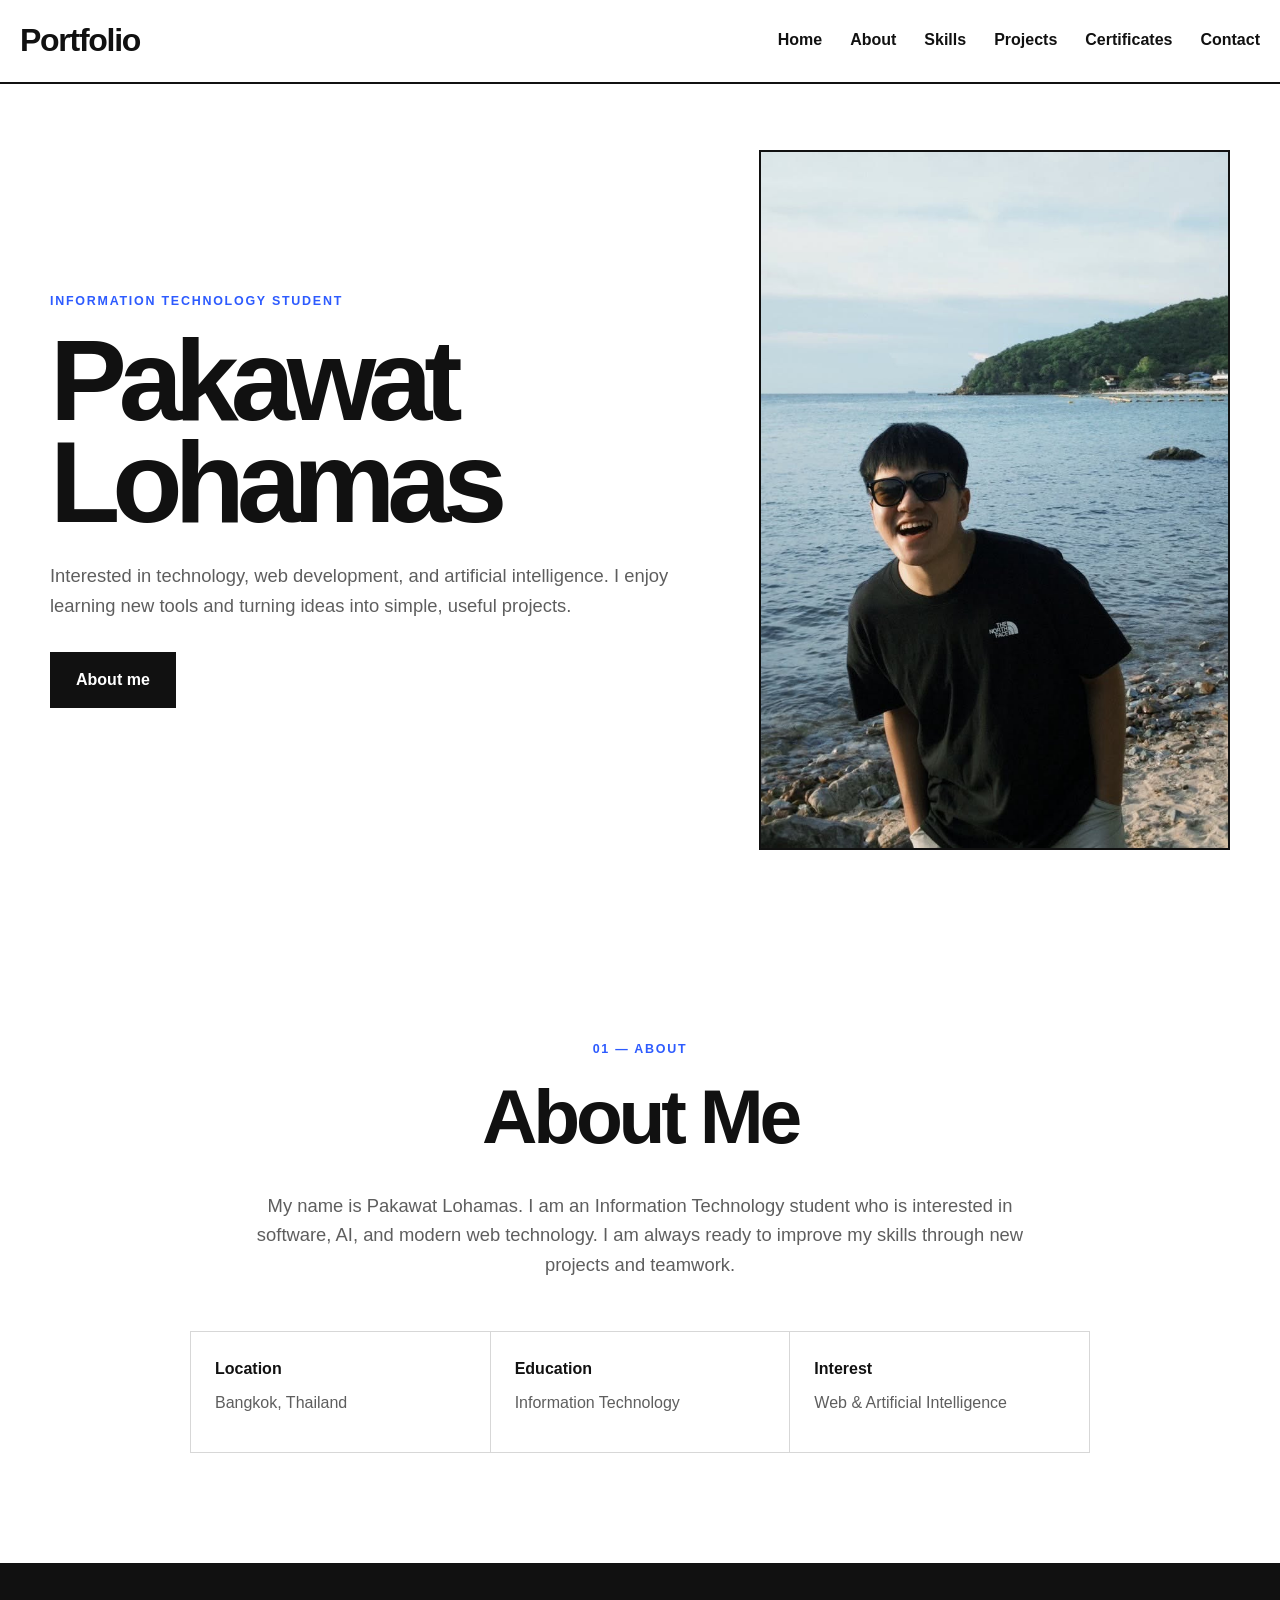
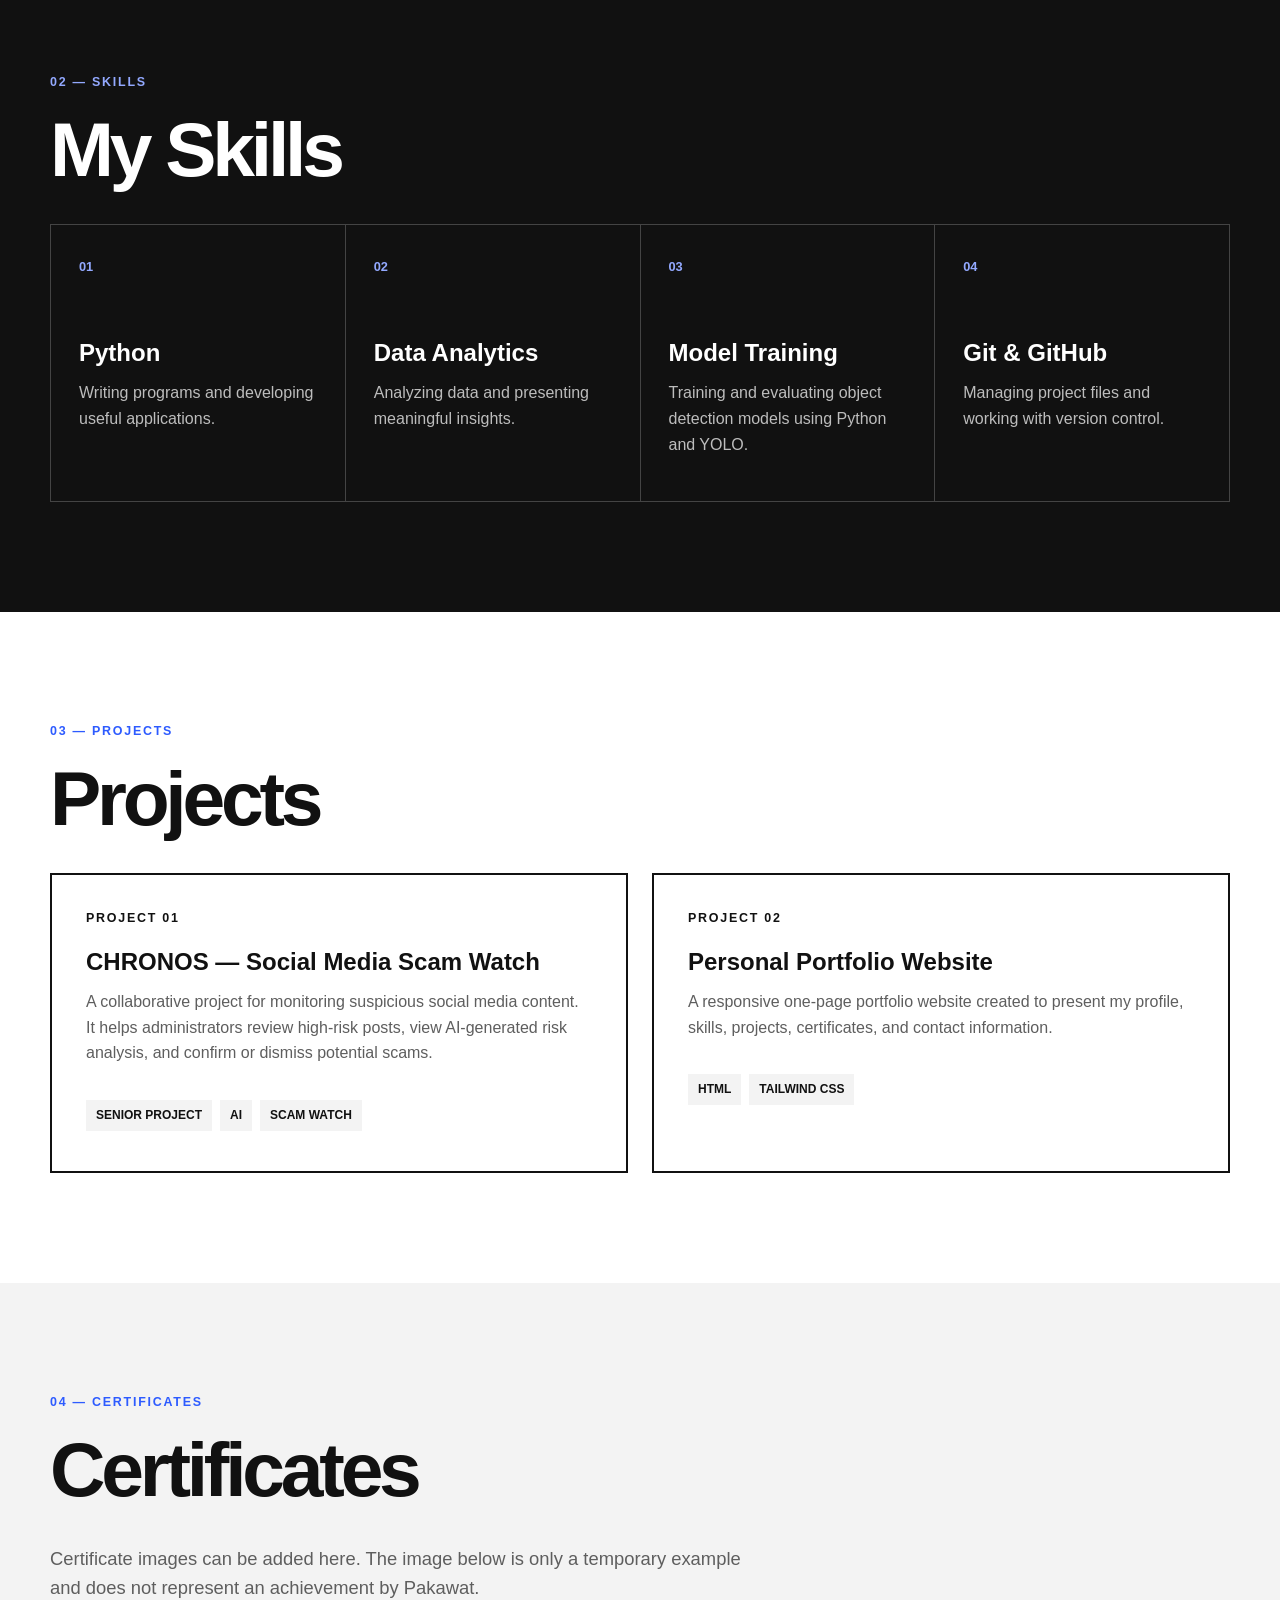
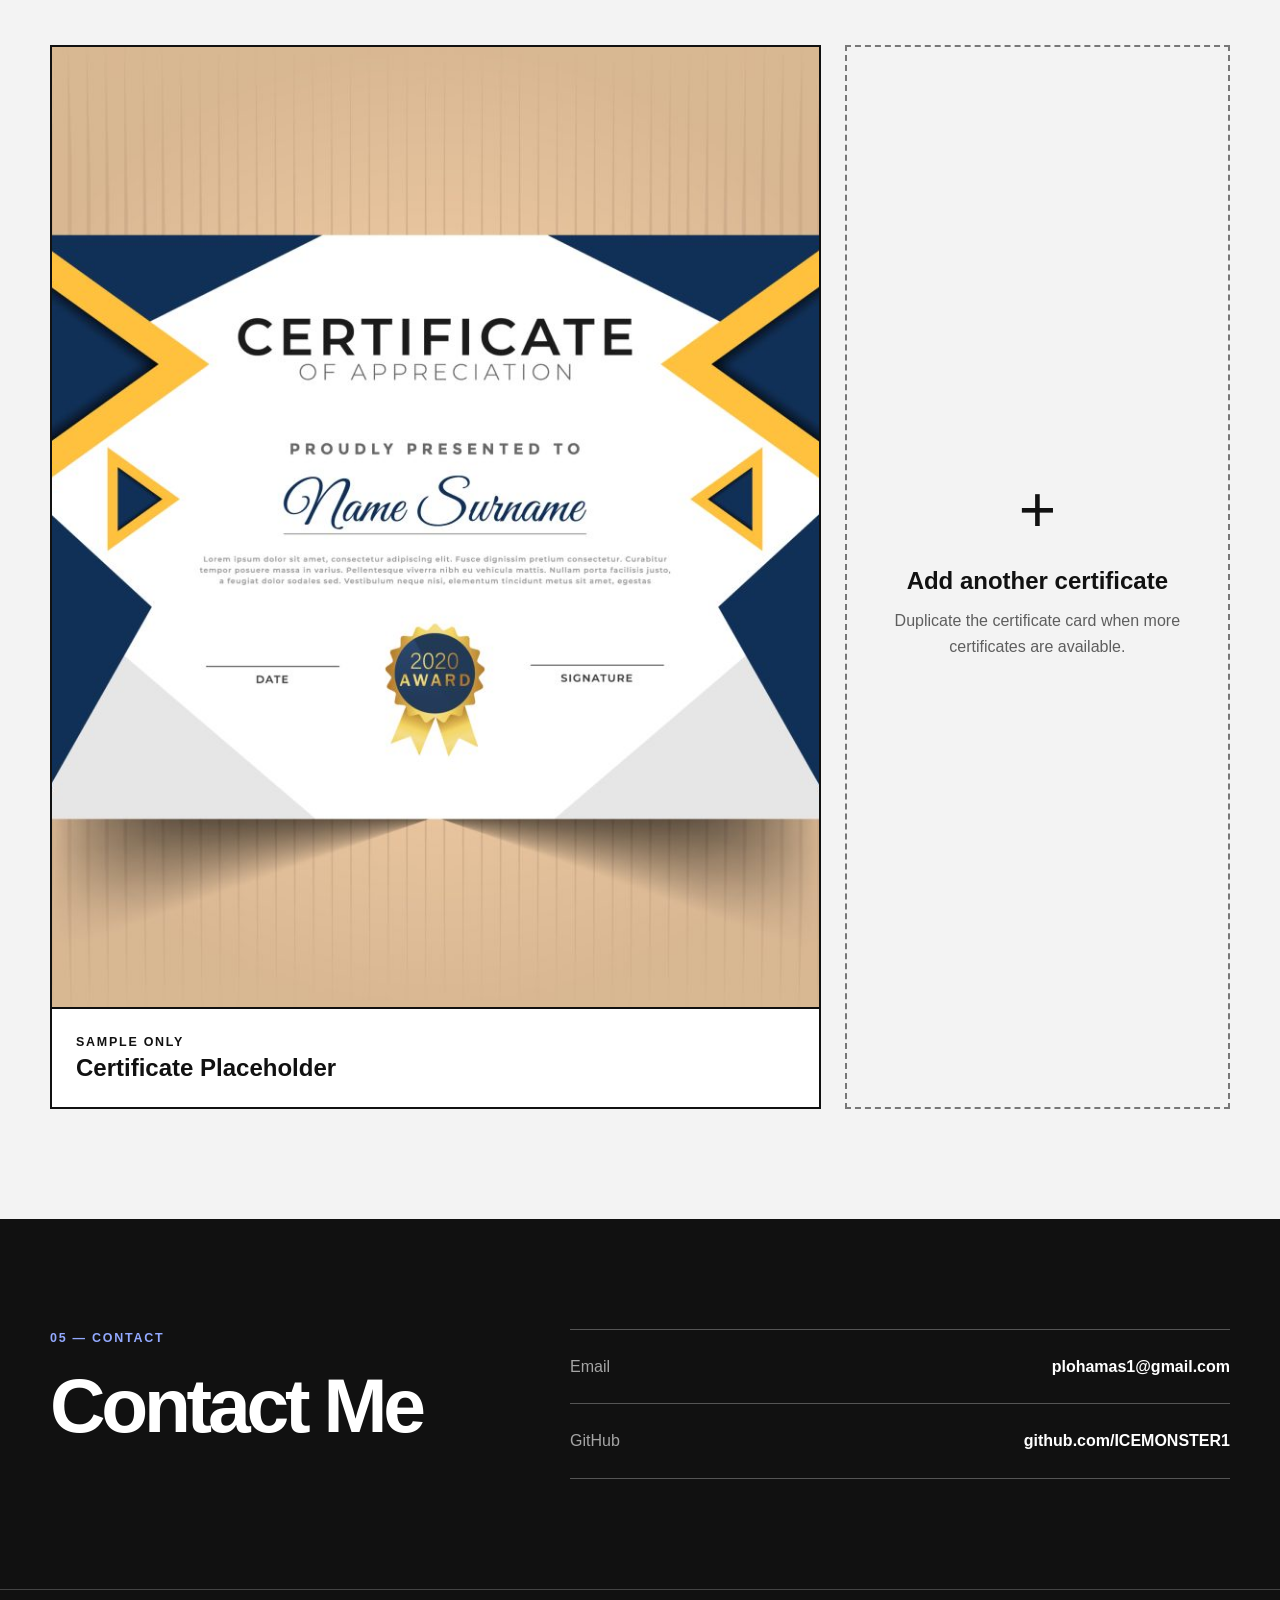
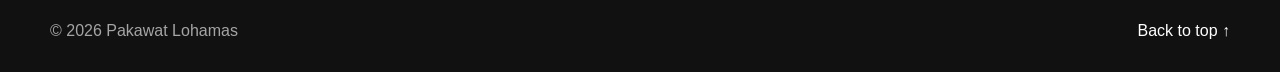
<file: rush/palohama/index.html>
<!doctype html>
<html lang="en">
  <head>
    <meta charset="UTF-8" />
    <meta name="viewport" content="width=device-width, initial-scale=1.0" />
    <meta
      name="description"
      content="Portfolio of Pakawat Lohamas, an Information Technology student."
    />
    <title>Pakawat Lohamas | Portfolio</title>
    <link
      rel="icon"
      type="image/svg+xml"
      href="data:image/svg+xml,%3Csvg xmlns='http://www.w3.org/2000/svg' viewBox='0 0 64 64'%3E%3Crect width='64' height='64' rx='12' fill='%23111111'/%3E%3Ctext x='32' y='42' text-anchor='middle' font-size='28' font-family='Arial' font-weight='700' fill='white'%3EPL%3C/text%3E%3C/svg%3E"
    />
    <link rel="stylesheet" href="output.css" />
  </head>

  <body>
    <header class="header">
      <nav class="nav" aria-label="Main navigation">
        <a class="logo" href="#home">Portfolio</a>
        <div class="nav-links">
          <a href="#home">Home</a>
          <a href="#about">About</a>
          <a href="#skills">Skills</a>
          <a href="#projects">Projects</a>
          <a href="#certificates">Certificates</a>
          <a href="#contact">Contact</a>
        </div>
      </nav>
    </header>

    <main>
      <section id="home" class="hero section-anchor">
        <div class="container hero-layout">
          <div class="hero-text">
            <p class="small-label">INFORMATION TECHNOLOGY STUDENT</p>
            <h1>Pakawat<br />Lohamas</h1>
            <p class="lead">
              Interested in technology, web development, and artificial
              intelligence. I enjoy learning new tools and turning ideas into
              simple, useful projects.
            </p>
            <a class="button" href="#about">About me</a>
          </div>

          <figure class="profile-card">
            <img
              src="profile.jpg"
              alt="Profile photo placeholder for Pakawat Lohamas"
              width="700"
              height="700"
            />
            
          </figure>
        </div>
      </section>

      <section id="about" class="section section-anchor">
        <div class="container narrow center">
          <p class="section-label">01 — ABOUT</p>
          <h2>About Me</h2>
          <p class="large-text">
            My name is Pakawat Lohamas. I am an Information Technology student
            who is interested in software, AI, and modern web technology. I am
            always ready to improve my skills through new projects and teamwork.
          </p>
          <div class="info-row">
            <div>
              <strong>Location</strong>
              <span>Bangkok, Thailand</span>
            </div>
            <div>
              <strong>Education</strong>
              <span>Information Technology</span>
            </div>
            <div>
              <strong>Interest</strong>
              <span>Web &amp; Artificial Intelligence</span>
            </div>
          </div>
        </div>
      </section>

      <section id="skills" class="section dark-section section-anchor">
        <div class="container">
          <p class="section-label light-label">02 — SKILLS</p>
          <h2>My Skills</h2>
          <div class="skill-grid">
            <article class="skill-card">
              <span>01</span>
              <h3>Python</h3>
              <p>Writing programs and developing useful applications.</p>
            </article>
            <article class="skill-card">
              <span>02</span>
              <h3>Data Analytics</h3>
              <p>Analyzing data and presenting meaningful insights.</p>
            </article>
            <article class="skill-card">
              <span>03</span>
              <h3>Model Training</h3>
              <p>Training and evaluating object detection models using Python and YOLO.</p>
            </article>
            <article class="skill-card">
              <span>04</span>
              <h3>Git &amp; GitHub</h3>
              <p>Managing project files and working with version control.</p>
            </article>
          </div>
        </div>
      </section>

      <section id="projects" class="section section-anchor">
        <div class="container">
          <p class="section-label">03 — PROJECTS</p>
          <h2>Projects</h2>
          <div class="project-grid">
            <article class="project-card">
              <p class="project-number">PROJECT 01</p>
              <h3>CHRONOS — Social Media Scam Watch</h3>
              <p>
                A collaborative project for monitoring suspicious social media content.
                It helps administrators review high-risk posts, view AI-generated risk
                analysis, and confirm or dismiss potential scams.
              </p>
              <div class="tags">
                <span>SENIOR PROJECT</span>
                <span>AI</span>
                <span>SCAM WATCH</span>
              </div>
            </article>
            <article class="project-card">
              <p class="project-number">PROJECT 02</p>
              <h3>Personal Portfolio Website</h3>
              <p>
                A responsive one-page portfolio website created to present
                my profile, skills, projects, certificates, and contact information.
              </p>
              <div class="tags">
                <span>HTML</span>
                <span>TAILWIND CSS</span>
              </div>
            </article>
          </div>
        </div>
      </section>

      <section id="certificates" class="section certificate-section section-anchor">
        <div class="container">
          <p class="section-label">04 — CERTIFICATES</p>
          <h2>Certificates</h2>
          <p class="section-intro">
            Certificate images can be added here. The image below is only a
            temporary example and does not represent an achievement by Pakawat.
          </p>

          <div class="certificate-grid">
            <figure class="certificate-card">
              <img
                src="certificate-sample.jpg"
                alt="Blank certificate paper used as a temporary example"
                width="1280"
                height="960"
              />
              <figcaption>
                <div>
                  <p class="project-number">SAMPLE ONLY</p>
                  <h3>Certificate Placeholder</h3>
                </div>
                
              </figcaption>
            </figure>

            <div class="add-certificate">
              <span>+</span>
              <h3>Add another certificate</h3>
              <p>Duplicate the certificate card when more certificates are available.</p>
            </div>
          </div>
        </div>
      </section>

      <section id="contact" class="section dark-section section-anchor">
        <div class="container contact-layout">
          <div>
            <p class="section-label light-label">05 — CONTACT</p>
            <h2>Contact Me</h2>
          </div>
          <div class="contact-links">
            <a href="mailto:plohamas1@gmail.com">
              <span>Email</span>
              <strong>plohamas1@gmail.com</strong>
            </a>
            <a href="https://github.com/ICEMONSTER1" target="_blank" rel="noopener noreferrer">
              <span>GitHub</span>
              <strong>github.com/ICEMONSTER1</strong>
            </a>
          </div>
        </div>
      </section>
    </main>

    <footer class="footer">
      <p>© 2026 Pakawat Lohamas</p>
      <a href="#home">Back to top ↑</a>
    </footer>
  </body>
</html>
</file>
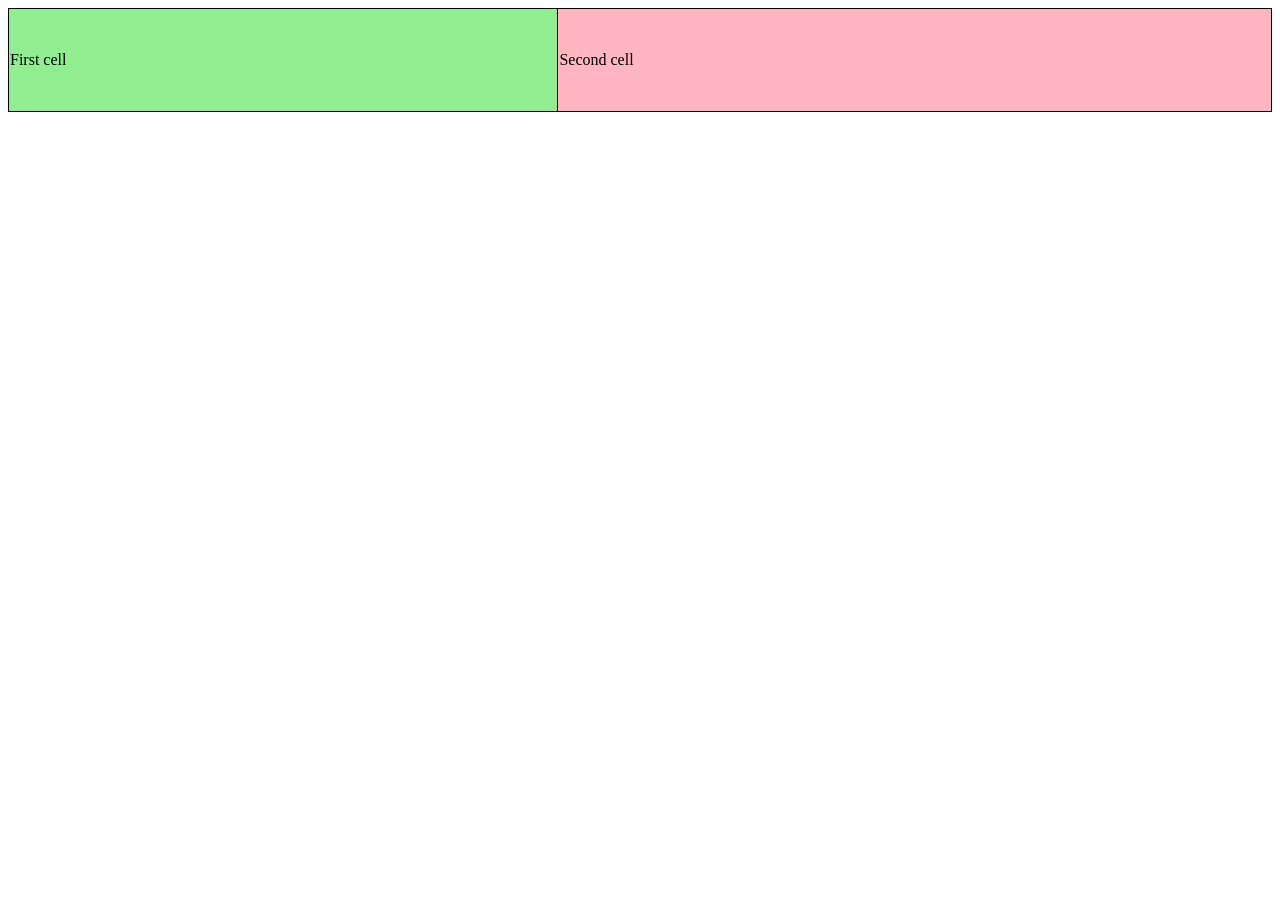
<file: Cell01/ex05/tab.html>
<!DOCTYPE html>
<html lang="en">
<head>
    <meta charset="UTF-8">
    <meta name="viewport" content="width=device-width, initial-scale=1.0">
    <title>Tab</title>
</head>
<body>
    <table style="width: 100%; border-collapse: collapse;">
        <tr>
            <td style="background-color: lightgreen; height: 100px; border: 1px solid black;">
                First cell
            </td>
            <td style="background-color: lightpink; height: 100px; border: 1px solid black;">
                Second cell
            </td>
        </tr>
    </table>
</body>
</html>
</file>
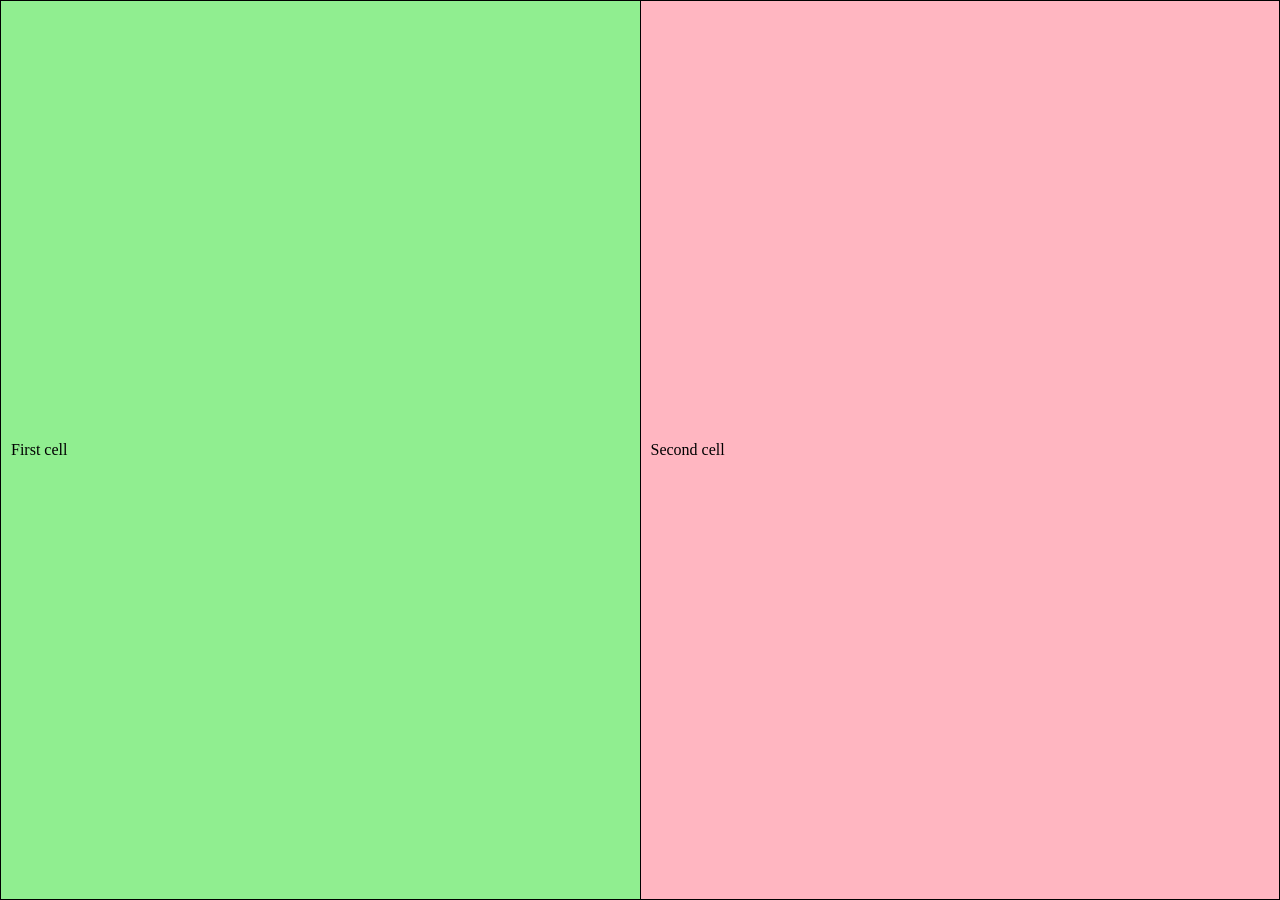
<file: Cell02/ex00/responsive.html>
<!DOCTYPE html>
<html lang="en">
<head>
    <meta charset="UTF-8">
    <meta name="viewport" content="width=device-width, initial-scale=1.0">
    <title>Responsive Table</title>
    <link rel="stylesheet" href="responsive.css">
</head>
<body>
    <table>
        <tr>
            <td class="first">First cell</td>
            <td class="second">Second cell</td>
        </tr>
    </table>
</body>
</html>
</file>
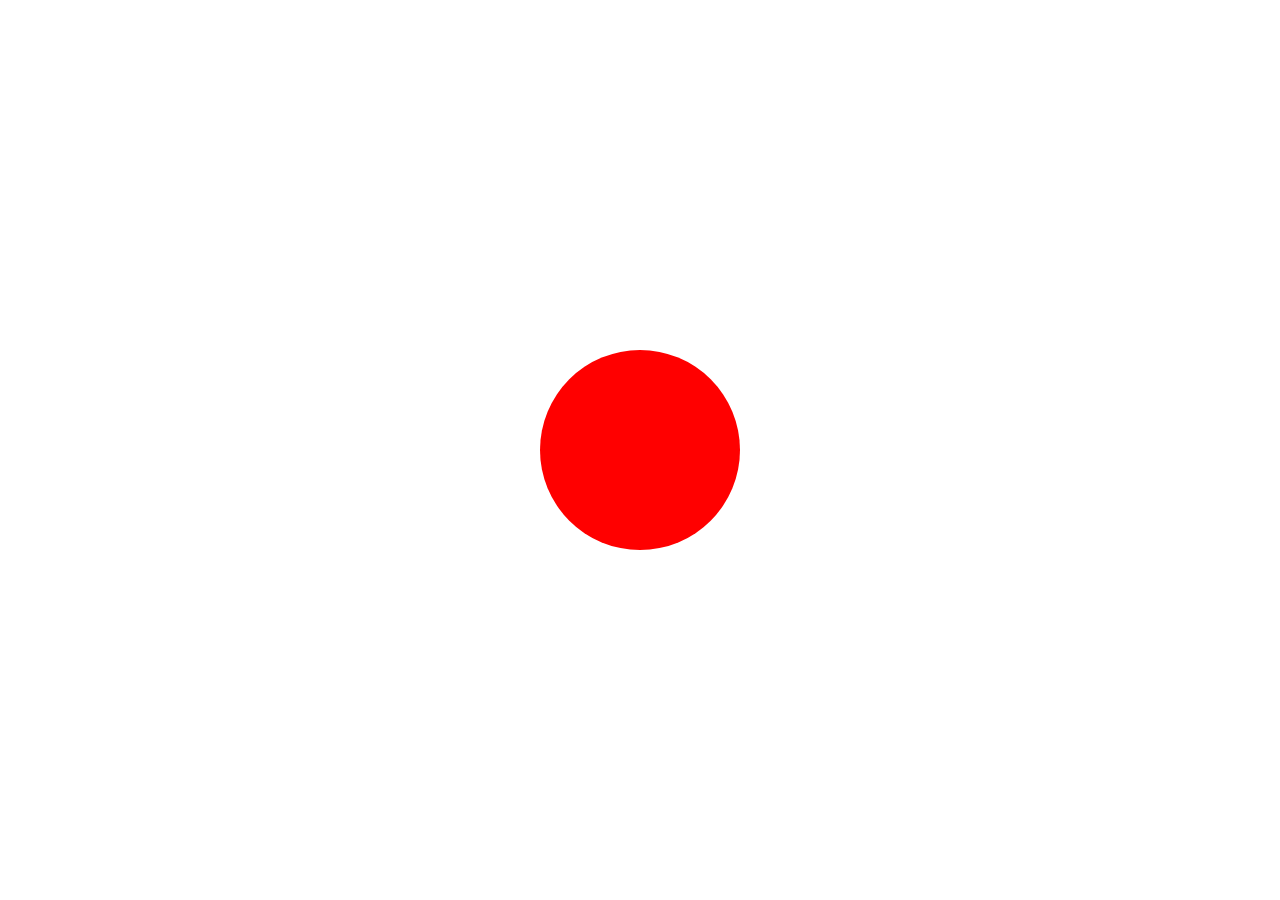
<file: Cell03/ex01/balloon.html>
<!DOCTYPE html>
<html lang="en">
<head>
    <meta charset="UTF-8">
    <meta name="viewport" content="width=device-width, initial-scale=1.0">
    <title>Balloon</title>
    <link rel="stylesheet" href="balloon.css">
</head>
<body>

    <div id="balloon"></div>

    <script src="balloon.js"></script>
</body>
</html>
</file>
<file: Cell02/ex00/responsive.css>
html, body {
    margin: 0;
    width: 100%;
    height: 100%;
}

table {
    width: 100%;
    height: 100vh;
    border-collapse: collapse;
    table-layout: fixed;
}

td {
    width: 50%;
    padding: 10px;
    border: 1px solid black;
    word-wrap: break-word;
}

.first {
    background-color: lightgreen;
}

.second {
    background-color: lightpink;
}
</file>
<file: Cell03/ex01/balloon.css>
body {
    margin: 0;
    min-height: 100vh;
    display: flex;
    justify-content: center;
    align-items: center;
}

#balloon {
    width: 200px;
    height: 200px;
    background-color: red;
    border-radius: 50%;
}
</file>
<file: rush/palohama/output.css>
/* Compiled CSS for the Tailwind-based portfolio. No browser JavaScript is used. */

:root {
  --black: #111111;
  --white: #ffffff;
  --gray: #f3f3f3;
  --gray-text: #5e5e5e;
  --line: #d7d7d7;
  --accent: #2d5bff;
}

* {
  box-sizing: border-box;
}

html {
  scroll-behavior: smooth;
}

body {
  margin: 0;
  background: var(--white);
  color: var(--black);
  font-family: Arial, Helvetica, sans-serif;
  font-size: 16px;
  line-height: 1.6;
}

a {
  color: inherit;
  text-decoration: none;
}

img {
  display: block;
  max-width: 100%;
}

.section-anchor {
  scroll-margin-top: 92px;
}

.container {
  width: min(1180px, calc(100% - 40px));
  margin: 0 auto;
}

.narrow {
  max-width: 900px;
}

.center {
  text-align: center;
}

.header {
  position: fixed;
  top: 0;
  right: 0;
  left: 0;
  z-index: 50;
  background: rgba(255, 255, 255, 0.96);
  border-bottom: 2px solid var(--black);
}

.nav {
  width: min(1280px, calc(100% - 40px));
  min-height: 82px;
  margin: 0 auto;
  display: flex;
  align-items: center;
  justify-content: space-between;
  gap: 32px;
}

.logo {
  font-size: 2rem;
  font-weight: 800;
  letter-spacing: -0.04em;
}

.nav-links {
  display: flex;
  align-items: center;
  justify-content: flex-end;
  gap: 28px;
  font-size: 1rem;
  font-weight: 600;
}

.nav-links a {
  padding: 8px 0;
  border-bottom: 2px solid transparent;
}

.nav-links a:hover,
.nav-links a:focus-visible {
  border-color: var(--black);
}

.hero {
  min-height: 100vh;
  padding: 150px 0 80px;
  display: flex;
  align-items: center;
}

.hero-layout {
  display: grid;
  grid-template-columns: 1fr 0.75fr;
  align-items: center;
  gap: 80px;
}

.small-label,
.section-label,
.project-number {
  margin: 0 0 18px;
  font-size: 0.78rem;
  font-weight: 800;
  letter-spacing: 0.14em;
}

.small-label,
.section-label {
  color: var(--accent);
}

h1,
h2,
h3,
p {
  margin-top: 0;
}

h1 {
  margin-bottom: 28px;
  font-size: clamp(4rem, 9vw, 8rem);
  line-height: 0.88;
  letter-spacing: -0.07em;
}

h2 {
  margin-bottom: 36px;
  font-size: clamp(2.8rem, 6vw, 5.5rem);
  line-height: 1;
  letter-spacing: -0.055em;
}

h3 {
  margin-bottom: 12px;
  font-size: 1.5rem;
  line-height: 1.25;
}

.lead,
.large-text,
.section-intro {
  color: var(--gray-text);
  font-size: 1.15rem;
}

.lead {
  max-width: 650px;
  margin-bottom: 32px;
}

.button {
  display: inline-block;
  background: var(--black);
  color: var(--white);
  padding: 13px 24px;
  font-weight: 700;
  border: 2px solid var(--black);
}

.button:hover {
  background: var(--white);
  color: var(--black);
}

.profile-card {
  margin: 0;
}

.profile-card img {
  width: 100%;
  aspect-ratio: 1;
  border: 2px solid var(--black);
  object-fit: cover;
  filter: none;
}

.profile-card figcaption {
  margin-top: 10px;
  color: var(--gray-text);
  font-size: 0.85rem;
}

.section {
  padding: 110px 0;
}

.large-text {
  max-width: 820px;
  margin: 0 auto;
}

.info-row {
  display: grid;
  grid-template-columns: repeat(3, 1fr);
  gap: 1px;
  margin-top: 52px;
  background: var(--line);
  border: 1px solid var(--line);
  text-align: left;
}

.info-row div {
  min-height: 120px;
  padding: 24px;
  background: var(--white);
}

.info-row strong,
.info-row span {
  display: block;
}

.info-row span {
  margin-top: 8px;
  color: var(--gray-text);
}

.dark-section {
  background: var(--black);
  color: var(--white);
}

.light-label {
  color: #93a9ff;
}

.skill-grid {
  display: grid;
  grid-template-columns: repeat(4, 1fr);
  border-top: 1px solid #444444;
  border-left: 1px solid #444444;
}

.skill-grid article {
  min-height: 270px;
  padding: 28px;
  border-right: 1px solid #444444;
  border-bottom: 1px solid #444444;
}

.skill-grid article > span {
  color: #93a9ff;
  font-size: 0.8rem;
  font-weight: 800;
}

.skill-grid h3 {
  margin-top: 60px;
}

.skill-grid p {
  color: #bdbdbd;
}

.project-grid {
  display: grid;
  grid-template-columns: repeat(2, 1fr);
  gap: 24px;
}

.project-card {
  min-height: 300px;
  padding: 34px;
  border: 2px solid var(--black);
}

.project-card > p:not(.project-number) {
  color: var(--gray-text);
}

.tags {
  display: flex;
  flex-wrap: wrap;
  gap: 8px;
  margin-top: 34px;
}

.tags span {
  padding: 6px 10px;
  background: var(--gray);
  font-size: 0.75rem;
  font-weight: 700;
}

.certificate-section {
  background: var(--gray);
}

.section-intro {
  max-width: 720px;
  margin-bottom: 42px;
}

.certificate-grid {
  display: grid;
  grid-template-columns: 1.5fr 0.75fr;
  gap: 24px;
}

.certificate-card {
  margin: 0;
  background: var(--white);
  border: 2px solid var(--black);
}

.certificate-card img {
  width: 100%;
  aspect-ratio: 4 / 3;
  object-fit: cover;
  background: #e8e8e8;
}

.certificate-card figcaption {
  display: grid;
  grid-template-columns: 1fr 1fr;
  gap: 24px;
  padding: 24px;
  border-top: 2px solid var(--black);
}

.certificate-card figcaption h3,
.certificate-card figcaption p {
  margin-bottom: 0;
}

.certificate-card figcaption > p {
  color: var(--gray-text);
}

.add-certificate {
  min-height: 100%;
  display: flex;
  flex-direction: column;
  justify-content: center;
  align-items: center;
  padding: 40px;
  border: 2px dashed #777777;
  text-align: center;
}

.add-certificate > span {
  margin-bottom: 24px;
  font-size: 4rem;
  font-weight: 300;
  line-height: 1;
}

.add-certificate p {
  color: var(--gray-text);
}

.contact-layout {
  display: grid;
  grid-template-columns: 0.8fr 1.2fr;
  gap: 80px;
}

.contact-links {
  border-top: 1px solid #555555;
}

.contact-links a {
  display: flex;
  justify-content: space-between;
  gap: 24px;
  padding: 24px 0;
  border-bottom: 1px solid #555555;
}

.contact-links span {
  color: #a5a5a5;
}

.contact-links strong {
  overflow-wrap: anywhere;
  text-align: right;
}

.footer {
  display: flex;
  justify-content: space-between;
  gap: 24px;
  padding: 28px max(20px, calc((100% - 1180px) / 2));
  background: var(--black);
  color: #a5a5a5;
  border-top: 1px solid #444444;
}

.footer p {
  margin: 0;
}

.footer a {
  color: var(--white);
}

@media (max-width: 900px) {
  .nav {
    padding: 14px 0;
    align-items: flex-start;
  }

  .nav-links {
    max-width: 70%;
    flex-wrap: wrap;
    gap: 8px 18px;
  }

  .hero {
    padding-top: 170px;
  }

  .hero-layout,
  .contact-layout {
    grid-template-columns: 1fr;
    gap: 48px;
  }

  .profile-card {
    max-width: 520px;
  }

  .skill-grid {
    grid-template-columns: repeat(2, 1fr);
  }

  .certificate-grid {
    grid-template-columns: 1fr;
  }

  .add-certificate {
    min-height: 280px;
  }
}

@media (max-width: 620px) {
  .container,
  .nav {
    width: min(100% - 28px, 1180px);
  }

  .logo {
    font-size: 1.4rem;
  }

  .nav-links {
    font-size: 0.83rem;
  }

  .hero {
    padding-top: 200px;
  }

  .section {
    padding: 80px 0;
  }

  h1 {
    font-size: clamp(3.5rem, 20vw, 5.4rem);
  }

  .info-row,
  .skill-grid,
  .project-grid,
  .certificate-card figcaption {
    grid-template-columns: 1fr;
  }

  .skill-grid article {
    min-height: 220px;
  }

  .contact-links a,
  .footer {
    flex-direction: column;
  }

  .contact-links strong {
    text-align: left;
  }
}
</file>
